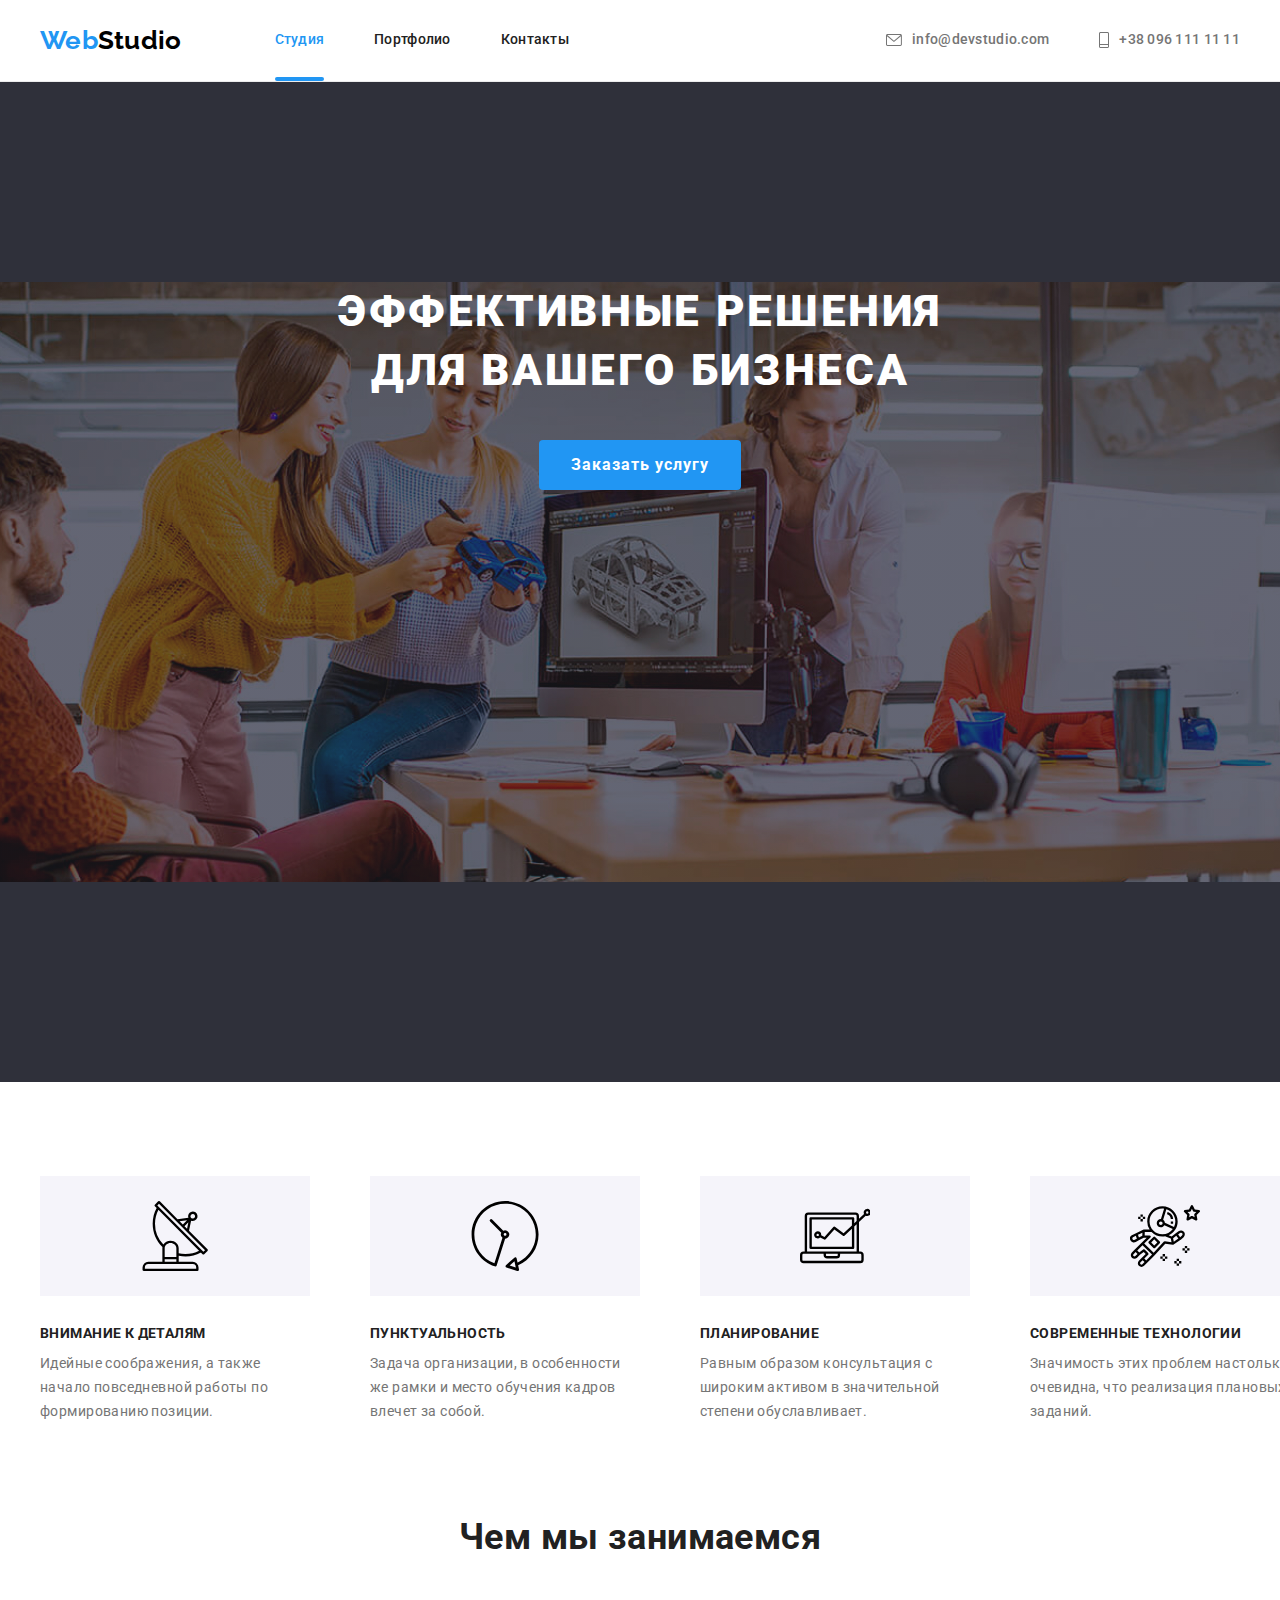
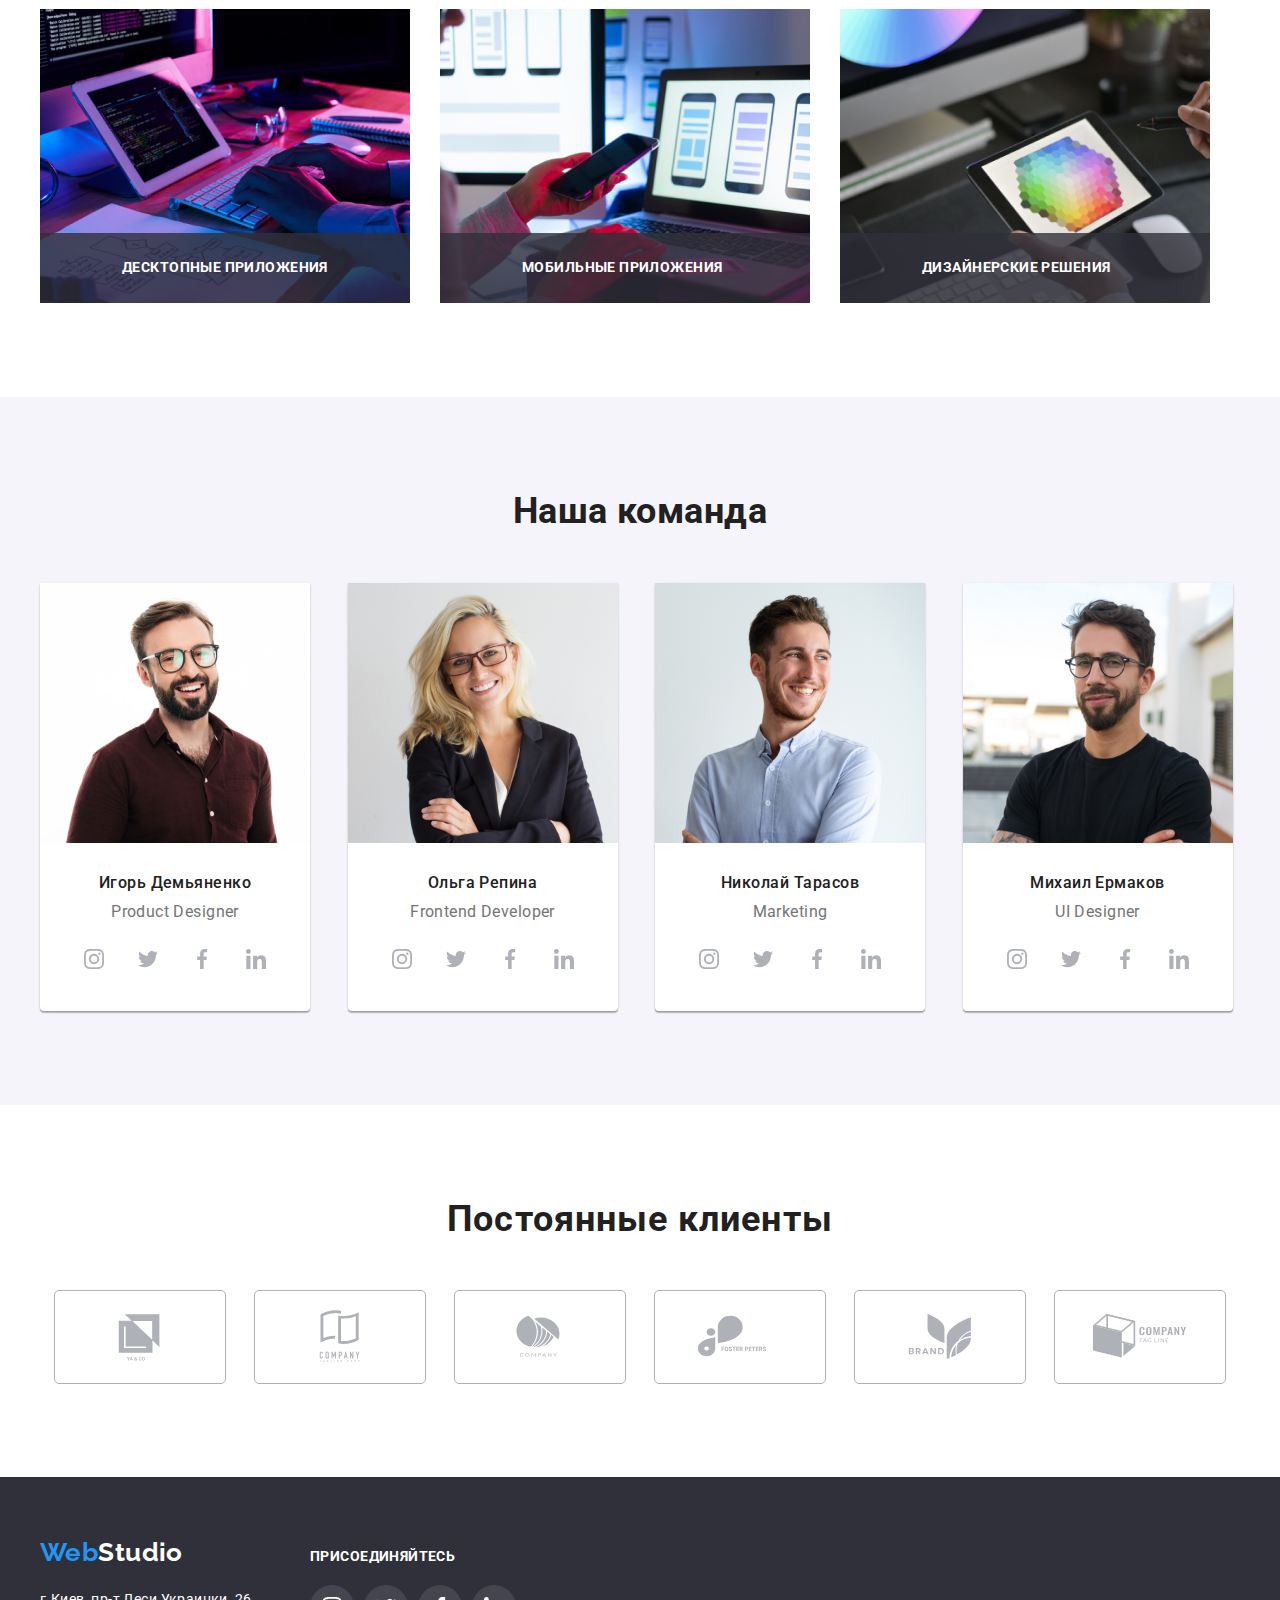
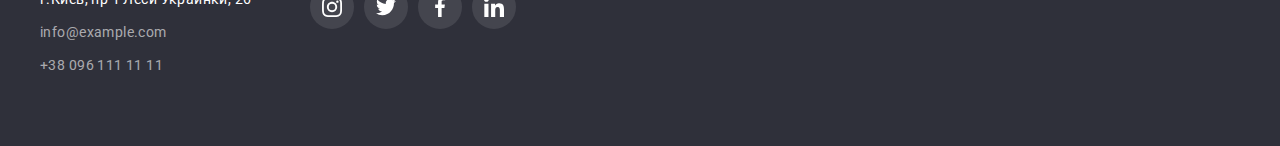
<file: index.html>
<!DOCTYPE html>
<html lang="ru">
  <head>
    <meta charset="UTF-8" />
    <meta http-equiv="X-UA-Compatible" content="IE=edge" />
    <meta name="viewport" content="width=device-width, initial-scale=1.0" />
    <title>Document</title>
    <link rel="preconnect" href="https://fonts.googleapis.com" />
    <link rel="preconnect" href="https://fonts.gstatic.com" crossorigin />
    <link
      href="https://fonts.googleapis.com/css2?family=Montserrat:ital,wght@0,400;1,700&family=Raleway:wght@700&family=Roboto:wght@400;500;700;900&display=swap"
      rel="stylesheet"
    />
    <link
      rel="stylesheet"
      href="https://cdnjs.cloudflare.com/ajax/libs/modern-normalize/1.1.0/modern-normalize.min.css"
      integrity="sha512-wpPYUAdjBVSE4KJnH1VR1HeZfpl1ub8YT/NKx4PuQ5NmX2tKuGu6U/JRp5y+Y8XG2tV+wKQpNHVUX03MfMFn9Q=="
      crossorigin="anonymous"
      referrerpolicy="no-referrer"
    />
    <link rel="stylesheet" href="./css/styles.css" />
  </head>
  <body>
    <!--Секція хедер-->
    <header class="header">
      <nav class="container main-nav">
        <a class="header-logo link" href="index.html" lang="ru">
          Web<span class="header-accent link">Studio</span></a
        >
        <ul class="site-nav list">
          <li class="item">
            <a class="header-link link current" href="index.html">Студия</a>
          </li>
          <li class="item">
            <a class="header-link link" href="portfolio.html">Портфолио</a>
          </li>
          <li class="item">
            <a
              class="header-link link"
              href="https://github.com/NataliBohat/goit-markup-hw-01."
              >Контакты</a
            >
          </li>
        </ul>
        <ul class="auth-nav list">
          <li class="item">
            <a class="header-contact link" href="mailto:info@devstudio.com">
              <svg class="header-contact-icon" width="16" height="12">
              <use href="./img/icons.svg#icon-envelope"></use>
            </svg>
            <span lang="en">info@devstudio.com</span></a>
          </li>
          <li class="item">
            <a class="header-contact link" href="tel:+38 096 111 11 11">
            <svg class="header-contact-icon tel" width="10" height="16">
              <use href="./img/icons.svg#icon-tel"></use>
            </svg>
            <span lang="en">+38 096 111 11 11</span>
            </a>
          </li>
        </ul>
      </nav>
    </header>
    <!--Герой-->
    <main>
      <!--Эффективные решения для вашего бизнеса-->
      <section class="hero">
        <div class="container container-hero">
          <h1 class="hero-title">Эффективные решения для вашего бизнеса</h1>
          <button class="hero-button" type="button" data-modal-open>Заказать услугу</button>
          <div class="backdrop is-hidden" data-modal>
            <div class="modal">
              <button class="button-close" data-modal-close>
                <svg width="11" height="11">
                  <use href="./img/symbol-defs.svg#icon-close"></use>
                </svg>
              </button>
            </div>
          </div>
        </div>
      </section>
      <!--Про нас-->
      <section class="section">
        <div class="container">
          <h2 hidden>Про нас</h2>
          <ul class="content-main list">
            <li class="content-item">
              <a class="content-media link"
                      href=""
                      target="_blank"
                      rel="noopeer noreferent"
                      aria-label="vector">
                      <svg class="content-media-icon" width="70" height="70">
                        <use href="./img/icons.svg#icon-vector"></use>
                      </svg>
                    </a>
              <h3 class="content-heading">Внимание к деталям</h3>
              <p class="content-title">
                Идейные соображения, а также начало повседневной работы по
                формированию позиции.
              </p>
            </li>
            <li class="content-item">
              <a class="content-media link"
              href=""
              target="_blank"
              rel="noopeer noreferent"
              aria-label="time">
              <svg class="content-media-icon" width="70" height="70">
                <use href="./img/icons.svg#icon-time"></use>
              </svg>
            </a>
              <h3 class="content-heading">Пунктуальность</h3>
              <p class="content-title">
                Задача организации, в особенности же рамки и место обучения
                кадров влечет за собой.
              </p>
            </li>
            <li class="content-item">
              <a class="content-media link"
              href=""
              target="_blank"
              rel="noopeer noreferent"
              aria-label="comp">
              <svg class="content-media-icon" width="70" height="70">
                <use href="./img/icons.svg#icon-comp"></use>
              </svg>
            </a>
              <h3 class="content-heading">Планирование</h3>
              <p class="content-title">
                Равным образом консультация с широким активом в значительной
                степени обуславливает.
              </p>
            </li>
            <li class="content-item">
              <a class="content-media link"
              href=""
              target="_blank"
              rel="noopeer noreferent"
              aria-label="astronavt">
              <svg class="content-media-icon" width="70" height="70">
                <use href="./img/icons.svg#icon-astronaut"></use>
              </svg>
            </a>
              <h3 class="content-heading">Современные технологии</h3>
              <p class="content-title">
                Значимость этих проблем настолько очевидна, что реализация
                плановых заданий.
              </p>
            </li>
          </ul>
        </div>
      </section>
      <!--Чем мы занимаемся-->
      <section class="main section">
        <div class="container">
          <h2 class="main-title">Чем мы занимаемся</h2>
          <ul class="title-item list">
            <div class="title-thumb">
                <li class="title-img">
                 <img
                src="./img/image/img-1.jpg"
                alt="рабочий стол программиста"
                width="370"/>
              </li>
              <div class="main-action">
                <p>Десктопные приложения</p>
              </div>
              </div>
              <div class="title-thumb"> 
                <li class="title-img">
                <img
                  src="./img/image/img-2.jpg"
                  alt="макет телефона"
                  width="370"
                />
              </li>
              <div class="main-action">
                <p>Мобильные приложения</p>
              </div>
            </div>
            <div class="title-thumb">
              <li class="title-img">
              <img
                src="./img/image/img-3.jpg"
                alt="работа программиста"
                width="370"
              />
             </li>
              <div class="main-action">
                <p>Дизайнерские решения</p>
              </div>
            </div>
          </ul>
        </div>
      </section>
      <!--Наша команда-->
      <section class="user section">
        <div class="container">
          <h2 class="main-title">Наша команда</h2>
          <ul class="user-item list">
            <li class="user-list-itm">
              <img
                src="./img/image/igor.jpg"
                alt="Игорь Демьяненко"
                width="270"
              />
              <div class="main-user">
                <h3 class="user-title">Игорь Демьяненко</h3>
                <p class="uppertitle">Product Designer</p>
                <ul class="social-media list">
                  <li class="social-media-item">
                    <a
                      class="social-media-link link"
                      href=""
                      target="_blank"
                      rel="noopeer noreferent"
                      aria-label="instagram">
                      <svg class="social-media-icon" width="20" height="20">
                        <use href="./img/icons.svg#icon-instagram"></use>
                      </svg>
                    </a>
                  </li>
                  <li class="social-media-item">
                    <a
                      class="social-media-link link"
                      href=""
                      target="_blank"
                      rel="noopeer noreferent"
                      aria-label="twitter">
                      <svg class="social-media-icon"width="20" height="20">
                        <use href="./img/icons.svg#icon-twitter"></use>
                      </svg>
                    </a>
                  </li>
                  <li class="social-media-item">
                    <a
                      class="social-media-link link"
                      href=""
                      target="_blank"
                      rel="noopeer noreferent"
                      aria-label="facebook">
                      <svg class="social-media-icon" width="20" height="20">
                        <use href="./img/icons.svg#icon-facebook"></use>
                      </svg>
                    </a>
                  </li>
                  <li class="social-media-item">
                    <a
                      class="social-media-link link"
                      href=""
                      target="_blank"
                      rel="noopeer noreferent"
                      aria-label="linkedin">
                      <svg class="social-media-icon" width="20" height="20">
                        <use href="./img/icons.svg#icon-linkedin"></use>
                      </svg>
                    </a>
                  </li>
                </ul>
              </div>
            </li>
            <li class="user-list-itm">
              <img src="./img/image/olga.jpg" alt="Ольга Репина" width="270" />
              <div class="main-user">
                <h3 class="user-title">Ольга Репина</h3>
                <p class="uppertitle">Frontend Developer</p>
                <ul class="social-media list">
                  <li class="social-media-item">
                    <a
                      class="social-media-link link"
                      href=""
                      target="_blank"
                      rel="noopeer noreferent"
                      aria-label="instagram">
                      <svg class="social-media-icon" width="20" height="20">
                        <use href="./img/icons.svg#icon-instagram"></use>
                      </svg>
                    </a>
                  </li>
                  <li class="social-media-item">
                    <a
                      class="social-media-link link"
                      href=""
                      target="_blank"
                      rel="noopeer noreferent"
                      aria-label="twitter">
                      <svg class="social-media-icon"width="20" height="20">
                        <use href="./img/icons.svg#icon-twitter"></use>
                      </svg>
                    </a>
                  </li>
                  <li class="social-media-item">
                    <a
                      class="social-media-link link"
                      href=""
                      target="_blank"
                      rel="noopeer noreferent"
                      aria-label="facebook">
                      <svg class="social-media-icon" width="20" height="20">
                        <use href="./img/icons.svg#icon-facebook"></use>
                      </svg>
                    </a>
                  </li>
                  <li class="social-media-item">
                    <a
                      class="social-media-link link"
                      href=""
                      target="_blank"
                      rel="noopeer noreferent"
                      aria-label="linkedin">
                      <svg class="social-media-icon" width="20" height="20">
                        <use href="./img/icons.svg#icon-linkedin"></use>
                      </svg>
                    </a>
                  </li>
                </ul>
              </div>
            </li>
            <li class="user-list-itm">
              <img
                src="./img/image/nicolai.jpg"
                alt="Николай Тарасов"
                width="270"
              />
              <div class="main-user">
                <h3 class="user-title">Николай Тарасов</h3>
                <p class="uppertitle">Marketing</p>
                <ul class="social-media list">
                  <li class="social-media-item">
                    <a
                      class="social-media-link link"
                      href=""
                      target="_blank"
                      rel="noopeer noreferent"
                      aria-label="instagram">
                      <svg class="social-media-icon" width="20" height="20">
                        <use href="./img/icons.svg#icon-instagram"></use>
                      </svg>
                    </a>
                  </li>
                  <li class="social-media-item">
                    <a
                      class="social-media-link link"
                      href=""
                      target="_blank"
                      rel="noopeer noreferent"
                      aria-lebel="twitter">
                      <svg class="social-media-icon"width="20" height="20">
                        <use href="./img/icons.svg#icon-twitter"></use>
                      </svg>
                    </a>
                  </li>
                  <li class="social-media-item">
                    <a
                      class="social-media-link link"
                      href=""
                      target="_blank"
                      rel="noopeer noreferent"
                      aria-label="facebook">
                      <svg class="social-media-icon" width="20" height="20">
                        <use href="./img/icons.svg#icon-facebook"></use>
                      </svg>
                    </a>
                  </li>
                  <li class="social-media-item">
                    <a
                      class="social-media-link link"
                      href=""
                      target="_blank"
                      rel="noopeer noreferent"
                      aria-label="linkedin">
                      <svg class="social-media-icon" width="20" height="20">
                        <use href="./img/icons.svg#icon-linkedin"></use>
                      </svg>
                    </a>
                  </li>
                </ul>
              </div>
            </li>
            <li class="user-list-itm">
              <img
                src="./img/image/mihail.jpg"
                alt="Михаил Ермаков"
                width="270"
              />
              <div class="main-user">
                <h3 class="user-title">Михаил Ермаков</h3>
                <p class="uppertitle">UI Designer</p>
                <ul class="social-media list">
                  <li class="social-media-item">
                    <a
                      class="social-media-link link"
                      href=""
                      target="_blank"
                      rel="noopeer noreferent"
                      aria-label="instagram">
                      <svg class="social-media-icon" width="20" height="20">
                        <use href="./img/icons.svg#icon-instagram"></use>
                      </svg>
                    </a>
                  </li>
                  <li class="social-media-item">
                    <a
                      class="social-media-link link"
                      href=""
                      target="_blank"
                      rel="noopeer noreferent"
                      aria-label="twitter">
                      <svg class="social-media-icon"width="20" height="20">
                        <use href="./img/icons.svg#icon-twitter"></use>
                      </svg>
                    </a>
                  </li>
                  <li class="social-media-item">
                    <a
                      class="social-media-link link"
                      href=""
                      target="_blank"
                      rel="noopeer noreferent"
                      aria-label="facebook">
                      <svg class="social-media-icon" width="20" height="20">
                        <use href="./img/icons.svg#icon-facebook"></use>
                      </svg>
                    </a>
                  </li>
                  <li class="social-media-item">
                    <a
                      class="social-media-link link"
                      href=""
                      target="_blank"
                      rel="noopeer noreferent"
                      aria-label="linkedin">
                      <svg class="social-media-icon" width="20" height="20">
                        <use href="./img/icons.svg#icon-linkedin"></use>
                      </svg>
                    </a>
                  </li>
                </ul>
              </div>
            </li>
          </ul>
        </div>
      </section>
      <!--Клиенты-->
      <section class="section">
        <div class="container">
          <h2 class="client-title">Постоянные клиенты</h2>
          <ul class="client-main list">
            <li class="client-item">
              <a class="client-media link"
                      href=""
                      target="_blank"
                      rel="noopeer noreferent"
                      aria-label="logo-1">
                      <svg class="client-media-icon" width="106" height="60">
                        <use href="./img/icons.svg#icon-logo1"></use>
                      </svg>
                    </a>
            </li>
            <li class="client-item">
              <a class="client-media link"
                      href=""
                      target="_blank"
                      rel="noopeer noreferent"
                      aria-label="logo-2">
                      <svg class="client-media-icon" width="106" height="60">
                        <use href="./img/icons.svg#icon-logo2"></use>
                      </svg>
                    </a>
            </li>
            <li class="client-item">
              <a class="client-media link"
                      href=""
                      target="_blank"
                      rel="noopeer noreferent"
                      aria-label="logo-3">
                      <svg class="client-media-icon" width="106" height="60">
                        <use href="./img/icons.svg#icon-logo3"></use>
                      </svg>
                    </a>
            </li>
            <li class="client-item">
              <a class="client-media link"
                      href=""
                      target="_blank"
                      rel="noopeer noreferent"
                      aria-label="logo-4">
                      <svg class="client-media-icon" width="106" height="60">
                        <use href="./img/icons.svg#icon-logo4"></use>
                      </svg>
                    </a>
            </li>
            <li class="client-item">
              <a class="client-media link"
                      href=""
                      target="_blank"
                      rel="noopeer noreferent"
                      aria-label="logo-5">
                      <svg class="client-media-icon" width="106" height="60">
                        <use href="./img/icons.svg#icon-logo5"></use>
                      </svg>
                    </a>
            </li>
            <li class="client-item">
              <a class="client-media link"
                      href=""
                      target="_blank"
                      rel="noopeer noreferent"
                      aria-label="logo-6">
                      <svg class="client-media-icon" width="106" height="60">
                        <use href="./img/icons.svg#icon-logo6"></use>
                      </svg>
                    </a>
            </li>
          </ul>
        </div>
      </section>
    </main>
    <!--Footer-->
    <footer class="footer">
      <div class="container footer-container"> 
        <div class="footer-container-logo">
          <a
          class="header-logo link"
          href="https://github.com/NataliBohat/goit-markup-hw-01."
          lang="ru"
          >Web<span class="footer-accen link">Studio</span></a>
        <address>
          <ul class="footer-item">
            <li class="footer-list list">
              <a
                class="footer-nav link"
                href="https://goo.gl/maps/piqngm7oDQpEDh6u6"
                target="_blank"
                rel="noopener noreferrer"
                >г.Киев, пр-т Леси Украинки, 26</a>
            </li>
            <li class="footer-list list">
              <a class="footer-contact link" href="mailto:info@devstudio.com"
                >info@example.com</a>
            </li>
            <li class="footer-list list">
              <a class="footer-contact link" href="tel:+38 096 111 11 11"
                >+38 096 111 11 11</a>
            </li>
          </ul>
        </address>
      </div>
        <div class="footer-container-logo">
         <span class="footer-title"><strong>присоединяйтесь</strong></span>
            <ul class="footer-main list">
              <li class="footer-main-item">
                <a class="footer-media link"
                        href=""
                        target="_blank"
                        rel="noopeer noreferent"
                        aria-label="instagram">
                        <svg class="footert-media-icon" width="20" height="20">
                          <use href="./img/icons.svg#icon-instagram"></use>
                        </svg>
                      </a>
              </li>
              <li class="footer-main-item">
                <a class="footer-media link"
                        href=""
                        target="_blank"
                        rel="noopeer noreferent"
                        aria-label="twitter">
                        <svg class="footert-media-icon" width="20" height="20">
                          <use href="./img/icons.svg#icon-twitter"></use>
                        </svg>
                      </a>
              </li>
              <li class="footer-main-item">
                <a class="footer-media link"
                        href=""
                        target="_blank"
                        rel="noopeer noreferent"
                        aria-label="facebook">
                        <svg class="footert-media-icon" width="20" height="20">
                          <use href="./img/icons.svg#icon-facebook"></use>
                        </svg>
                      </a>
              </li>
              <li class="footer-main-item">
                <a class="footer-media link"
                        href=""
                        target="_blank"
                        rel="noopeer noreferent"
                        aria-label="linkedin">
                        <svg class="footert-media-icon" width="20" height="20">
                          <use href="./img/icons.svg#icon-linkedin"></use>
                        </svg>
                      </a>
              </li>
            </ul>
          </div>
      </div>
    </footer>
    <script src="./js/modal.js"></script>
  </body>
</html>
</file>
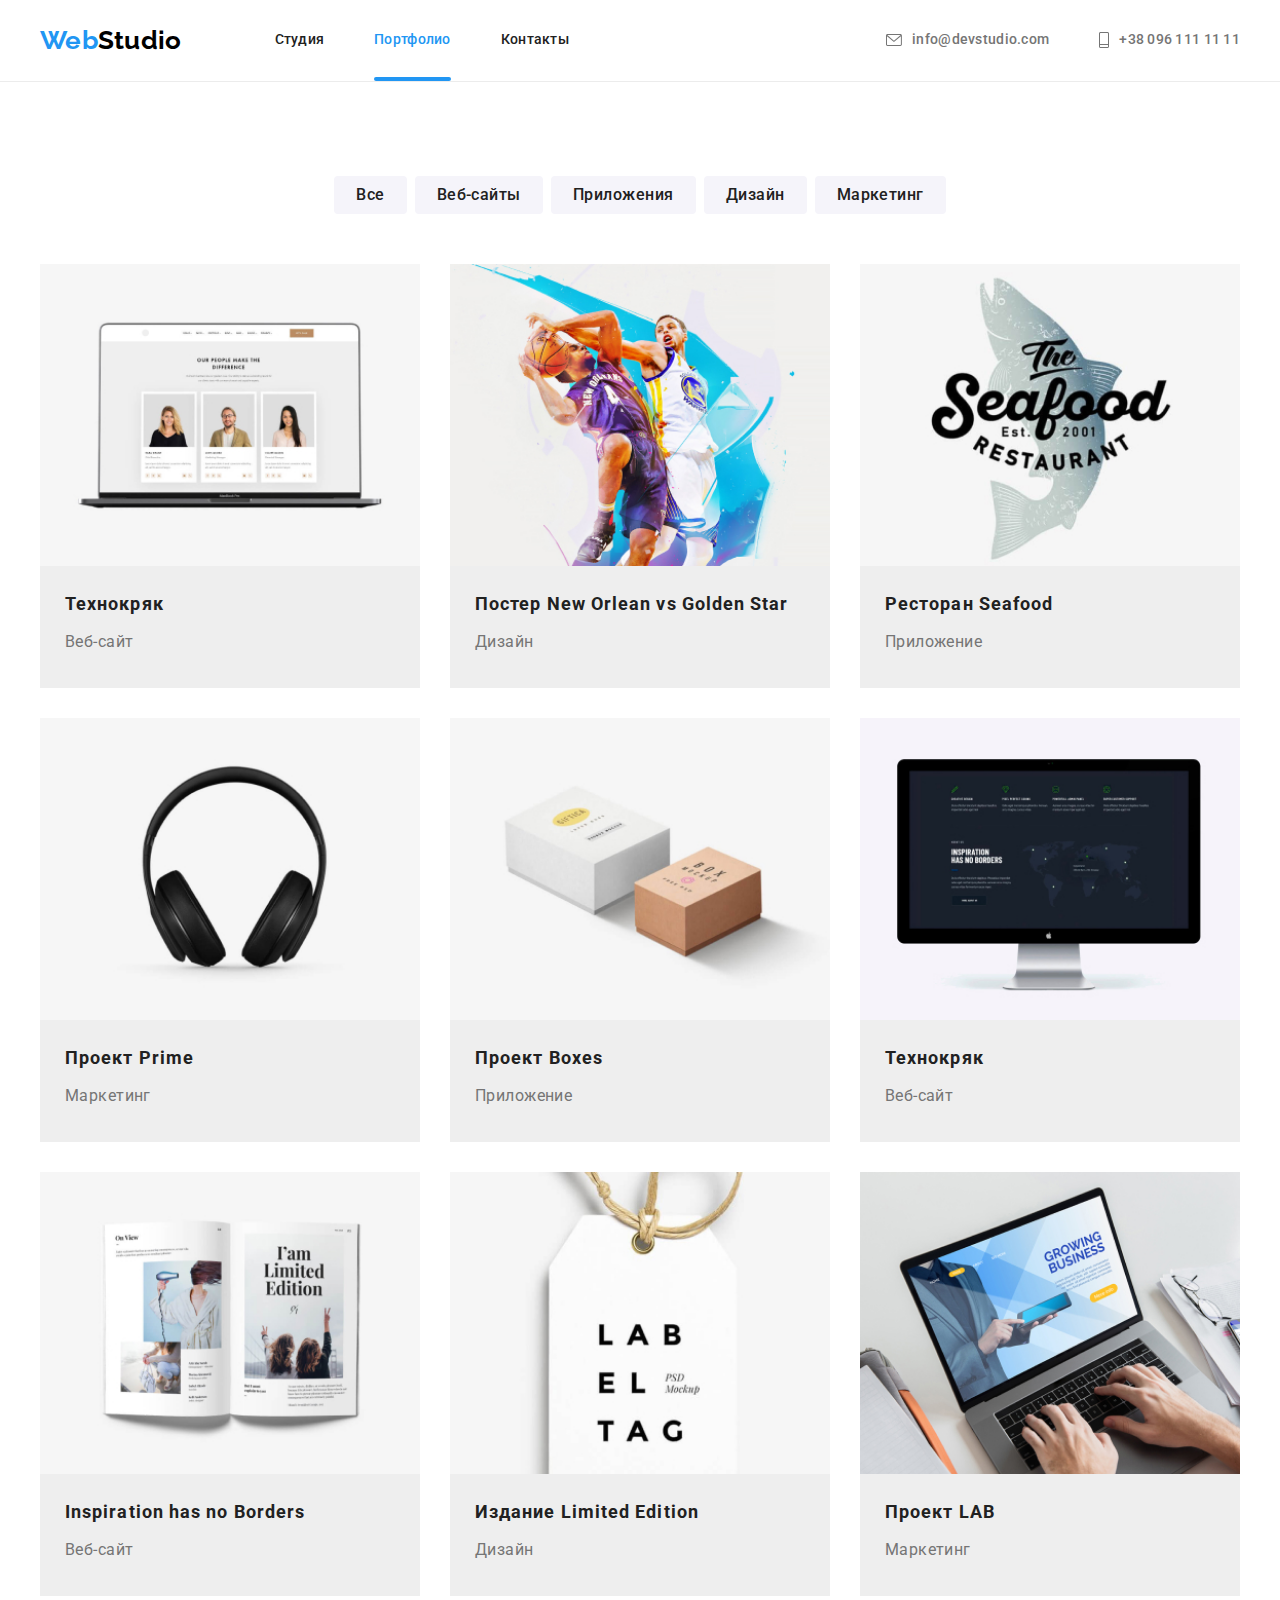
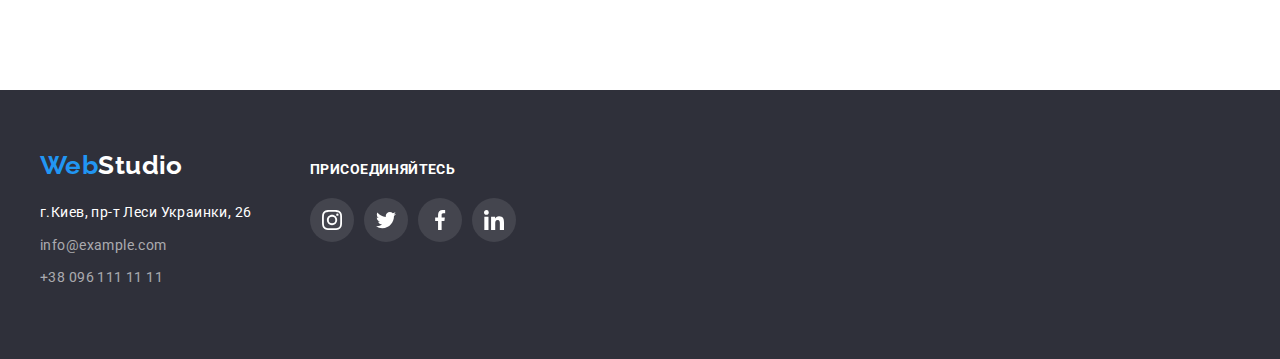
<file: portfolio.html>
<!DOCTYPE html>
<html lang="ru">
  <head>
    <meta charset="UTF-8" />
    <meta http-equiv="X-UA-Compatible" content="IE=edge" />
    <meta name="viewport" content="width=device-width, initial-scale=1.0" />
    <title>Document</title>
    <link rel="preconnect" href="https://fonts.googleapis.com" />
    <link rel="preconnect" href="https://fonts.gstatic.com" crossorigin />
    <link
      href="https://fonts.googleapis.com/css2?family=Montserrat:ital,wght@0,400;1,700&family=Raleway:wght@700&family=Roboto:wght@400;500;700;900&display=swap"
      rel="stylesheet"
    />
    <link rel="stylesheet" href="./css/styles.css" />
  </head>
  <body>
    <!--Секція хедер-->
    <header class="header">
      <nav class="container main-nav">
        <a class="header-logo link" href="index.html" lang="ru">
          Web<span class="header-accent link">Studio</span></a
        >
        <ul class="site-nav list">
          <li class="item">
            <a class="header-link link" href="index.html">Студия</a>
          </li>
          <li class="item">
            <a class="header-link link current" href="portfolio.html"
              >Портфолио</a
            >
          </li>
          <li class="item">
            <a
              class="header-link link"
              href="https://github.com/NataliBohat/goit-markup-hw-01."
              >Контакты</a
            >
          </li>
        </ul>
        <ul class="auth-nav list">
          <li class="item">
            <a class="header-contact link" href="mailto:info@devstudio.com">
              <svg class="header-contact-icon" width="16" height="12">
                <use href="./img/icons.svg#icon-envelope"></use>
              </svg>
              <span lang="en">info@devstudio.com</span></a
            >
          </li>
          <li class="item">
            <a class="header-contact link" href="tel:+38 096 111 11 11">
              <svg class="header-contact-icon" width="10" height="16">
                <use href="./img/icons.svg#icon-tel"></use>
              </svg>
              <span lang="en">+38 096 111 11 11</span>
            </a>
          </li>
        </ul>
      </nav>
    </header>
    <main>
      <section class="section">
        <div class="container">
          <h1 hidden>Основна</h1>
          <!-- Rectangle-->
          <ul class="button-item list">
            <li class="button-hero">
              <button type="button" class="button link">Все</button>
            </li>
            <li class="button-hero">
              <button type="button" class="button link">Веб-сайты</button>
            </li>
            <li class="button-hero">
              <button type="button" class="button link">Приложения</button>
            </li>
            <li class="button-hero">
              <button type="button" class="button link">Дизайн</button>
            </li>
            <li class="button-hero">
              <button type="button" class="button link">Маркетинг</button>
            </li>
          </ul>
          <!--img-->
          <ul class="feature-list list">
            <li class="flex-element link">
              <a class="feature-img">
                <div class="feature-overlay">
                  <img
                  src="./img/portfolio img/teh.jpg"
                  alt="tehno"
                  width="370"
                />
                <div class="feature-tim">
                  <p class="feature-upertitle">
                  Ресурс предлагает комплексные предложения с разным уровнем
                  функционала и сервисов. Все это позволит посетителю получить
                  исчерпывающие сведения о компании или частном лице.
                </p>
              </div>
            </div>
                <div class="feature-title">
                  <h2 class="title">Технокряк</h2>
                  <p class="uppertitle">Веб-сайт</p>
                </div>
              </a>
            </li>
            <li class="flex-element">
              <a class="feature-img  link">
                <div class="feature-overlay">
                  <img
                    src="./img/portfolio img/poster.jpg"
                    alt="poster"
                    width="370"
                  />
                  <div class="feature-tim">
                    <p class="feature-upertitle">
                      Ресурс предлагает комплексные предложения с разным уровнем
                      функционала и сервисов. Все это позволит посетителю получить
                      исчерпывающие сведения о компании или частном лице.
                    </p>
                  </div>
                </div>
                <div class="feature-title">
                  <h2 class="title">Постер New Orlean vs Golden Star</h2>
                  <p class="uppertitle">Дизайн</p>
                </div>
              </a>
            </li>
            <li class="flex-element">
              <a class="feature-img link">
                <div class="feature-overlay">
                  <img
                  src="./img/portfolio img/seafood.jpg"
                  alt="seafood"
                  width="370"
                />
                <div class="feature-tim">
                  <p class="feature-upertitle">
                    Ресурс предлагает комплексные предложения с разным уровнем
                    функционала и сервисов. Все это позволит посетителю получить
                    исчерпывающие сведения о компании или частном лице.
                  </p>
                </div>
              </div>
                <div class="feature-title">
                  <h2 class="title">Ресторан Seafood</h2>
                  <p class="uppertitle">Приложение</p>
                </div>
              </a>
            </li>
            <li class="flex-element">
              <a class="feature-img link">
                <div class="feature-overlay">
                  <img
                  src="./img/portfolio img/prime.jpg"
                  alt="prime"
                  width="370"
                />
                <div class="feature-tim">
                  <p class="feature-upertitle">
                    Ресурс предлагает комплексные предложения с разным уровнем
                    функционала и сервисов. Все это позволит посетителю получить
                    исчерпывающие сведения о компании или частном лице.
                  </p>
                </div>
              </div>
                <div class="feature-title">
                  <h2 class="title">Проект Prime</h2>
                  <p class="uppertitle">Маркетинг</p>
                </div>
              </a>
            </li>
            <li class="flex-element">
              <a class="feature-img link">
                <div class="feature-overlay">
                  <img
                  src="./img/portfolio img/boxes.jpg"
                  alt="boxes"
                  width="370"
                />
                <div class="feature-tim">
                  <p class="feature-upertitle">
                    Ресурс предлагает комплексные предложения с разным уровнем
                    функционала и сервисов. Все это позволит посетителю получить
                    исчерпывающие сведения о компании или частном лице.
                  </p>
                </div>
              </div>
               <div class="feature-title">
                  <h2 class="title">Проект Boxes</h2>
                  <p class="uppertitle">Приложение</p>
                </div>
              </a>
            </li>
            <li class="flex-element">
              <a class="feature-img link">
                <div class="feature-overlay">
                  <img
                  src="./img/portfolio img/borders.jpg"
                  alt="tehno"
                  width="370"
                />
                <div class="feature-tim">
                  <p class="feature-upertitle">
                    Ресурс предлагает комплексные предложения с разным уровнем
                    функционала и сервисов. Все это позволит посетителю получить
                    исчерпывающие сведения о компании или частном лице.
                  </p>
                </div>
              </div>
                <div class="feature-title">
                  <h2 class="title">Технокряк</h2>
                  <p class="uppertitle">Веб-сайт</p>
                </div>
              </a>
            </li>
            <li class="flex-element">
              <a class="feature-img link">
                <div class="feature-overlay">
                  <img
                  src="./img/portfolio img/edition.jpg"
                  alt="borders"
                  width="370"
                />
                <div class="feature-tim">
                  <p class="feature-upertitle">
                    Ресурс предлагает комплексные предложения с разным уровнем
                    функционала и сервисов. Все это позволит посетителю получить
                    исчерпывающие сведения о компании или частном лице.
                  </p>
                </div>
              </div>
                <div class="feature-title">
                  <h2 class="title">Inspiration has no Borders</h2>
                  <p class="uppertitle">Веб-сайт</p>
                </div>
              </a>
            </li>
            <li class="flex-element">
              <a class="feature-img link">
                <div class="feature-overlay">
                  <img
                  src="./img/portfolio img/lab.jpg"
                  alt="edition"
                  width="370"
                />
                <div class="feature-tim">
                  <p class="feature-upertitle">
                    Ресурс предлагает комплексные предложения с разным уровнем
                    функционала и сервисов. Все это позволит посетителю получить
                    исчерпывающие сведения о компании или частном лице.
                  </p>
                </div>
              </div>
                <div class="feature-title">
                  <h2 class="title">Издание Limited Edition</h2>
                  <p class="uppertitle">Дизайн</p>
                </div>
              </a>
            </li>
            <li class="flex-element">
              <a class="feature-img link">
                <div class="feature-overlay"> 
                  <img
                  src="./img/portfolio img/busines.jpg"
                  alt="lab"
                  width="370"
                />
                <div class="feature-tim">
                  <p class="feature-upertitle">
                    Ресурс предлагает комплексные предложения с разным уровнем
                    функционала и сервисов. Все это позволит посетителю получить
                    исчерпывающие сведения о компании или частном лице.
                  </p>
                </div>
              </div>
                <div class="feature-title">
                  <h2 class="title">Проект LAB</h2>
                  <p class="uppertitle">Маркетинг</p>
                </div>
              </a>
            </li>
          </ul>
        </div>
      </section>
    </main>
    <footer class="footer">
      <div class="container footer-container">
        <div class="footer-container-logo">
          <a
            class="header-logo link"
            href="https://github.com/NataliBohat/goit-markup-hw-01."
            lang="ru"
            >Web<span class="footer-accen link">Studio</span></a
          >
          <address>
            <ul class="footer-item">
              <li class="footer-list list">
                <a
                  class="footer-nav link"
                  href="https://goo.gl/maps/piqngm7oDQpEDh6u6"
                  target="_blank"
                  rel="noopener noreferrer"
                  >г.Киев, пр-т Леси Украинки, 26</a
                >
              </li>
              <li class="footer-list list">
                <a class="footer-contact link" href="mailto:info@devstudio.com"
                  >info@example.com</a
                >
              </li>
              <li class="footer-list list">
                <a class="footer-contact link" href="tel:+38 096 111 11 11"
                  >+38 096 111 11 11</a
                >
              </li>
            </ul>
          </address>
        </div>
        <div class="footer-container-logo">
          <span class="footer-title"><strong>присоединяйтесь</strong></span>
          <ul class="footer-main list">
            <li class="footer-main-item">
              <a
                class="footer-media link"
                href=""
                target="_blank"
                rel="noopeer noreferent"
                aria-label="instagram"
              >
                <svg class="footert-media-icon" width="20" height="20">
                  <use href="./img/icons.svg#icon-instagram"></use>
                </svg>
              </a>
            </li>
            <li class="footer-main-item">
              <a
                class="footer-media link"
                href=""
                target="_blank"
                rel="noopeer noreferent"
                aria-label="twitter"
              >
                <svg class="footert-media-icon" width="20" height="20">
                  <use href="./img/icons.svg#icon-twitter"></use>
                </svg>
              </a>
            </li>
            <li class="footer-main-item">
              <a
                class="footer-media link"
                href=""
                target="_blank"
                rel="noopeer noreferent"
                aria-label="facebook"
              >
                <svg class="footert-media-icon" width="20" height="20">
                  <use href="./img/icons.svg#icon-facebook"></use>
                </svg>
              </a>
            </li>
            <li class="footer-main-item">
              <a
                class="footer-media link"
                href=""
                target="_blank"
                rel="noopeer noreferent"
                aria-label="linkedin"
              >
                <svg class="footert-media-icon" width="20" height="20">
                  <use href="./img/icons.svg#icon-linkedin"></use>
                </svg>
              </a>
            </li>
          </ul>
        </div>
      </div>
    </footer>
  </body>
</html>
</file>
<file: css/styles.css>
:root {
  --primary-text-color: #212121;
  --secondary-text-color: #757575;
  --acsent-text-color: #2196f3;
  --slogan-text-color: #ffffff;
  --page-color: #2f303a;
  --aside-text-color: #e5e5e5;
  --box-color: #f5f4fa;
  --subtitle-text-color: #000000;
  --contact-text-color: rgba(255, 255, 255, 0.6);
  --title-hover-color: #188CE8;
  --fetcher-title-color: #EEEEEE;
  --header-border-colors: #ECECEC;
  --client-title-colors: #AFB1B8;
}

body {
  margin: 0;
  font-family: Roboto, sans-serif;
  font-size: 14px;
  color: var(--primary-text-color);
  letter-spacing: 0.03em;
}
h1,
h2,
h3,
p,
ul{
  margin: 0;
  padding: 0;
}
img {
  display: block;
  width: 100%;
  height: auto;
}
.list {
  padding: 0;
  margin: 0;
  list-style: none;
}
.container{
  width: 1200px;
  padding-left: 15px;
  padding-right:  15px;
  margin-left: auto;
  margin-right: auto;
}
.section{
  padding-top: 94px;
  padding-bottom: 94px;
}
.main-nav{
  display: flex;
  align-items: center;
}
.link {
  text-decoration: none;
}

/*Секція хедер*/
.header {
min-height: 81px;
font-weight: 500;
line-height: 1.14;
letter-spacing: 0.02em;

border-bottom: 1px solid var(--header-border-colors);
}

.header-logo {
  font-family: "Raleway", sans-serif;
  font-weight: 700;
  font-size: 26px;
  line-height: 1.19;

  color: var(--acsent-text-color);
}

.header-accent {
  color: var(--subtitle-text-color);
}

.site-nav{
display: flex;
margin-left: 93px;
}
.site-nav .item + .item{
  margin-left: 50px;
}

.header-link{
  display: block;
  position: relative;

  padding-top: 32px;
  padding-bottom: 32px;
  font-weight: 500;
  font-size: 14px;

  line-height: 1.14;
  letter-spacing: 0.02em;
  color: var(--primary-text-color);

  transition: background-color 250ms cubic-bezier(0.4, 0, 0.2, 1),
}

.header-link:hover,
.header-link:focus {
  color: var(--acsent-text-color);
}

.current::after {
  content: "";
  position: absolute;
  display: block;

  width: 100%;
  height: 4px;
  bottom: -1px;

  border-radius: 2px;
  background-color: var(--acsent-text-color);
}
 .current {
  color: var(--acsent-text-color);
} 

.auth-nav{
  display: flex;
  margin-left: auto;
}
.auth-nav .item + .item{
  margin-left: 50px;
}
.item:hover,
.item:focus{
color: var(--acsent-text-color);
}

.header-contact {
  display: flex;

  align-items: center;
  color: var(--secondary-text-color);
  
  transition: background-color 250ms cubic-bezier(0.4, 0, 0.2, 1),
}
.header-contact:hover,
.header-contact:focus {
  color: currentColor;
}

/*icon*/

.header-contact-icon{
  display: inline-block;
  margin-right: 10px;
  background-size: contain;
  fill: currentColor; 
}
.header-contact-icon:hover,
.header-contact-icon:focus{
  fill: currentColor;
} 

/* герой*/

.hero {
max-width: 1600px;
height: 600px;
margin-left: auto;
margin-right: auto;
padding: 200px 0;

background-image:linear-gradient(rgba(47, 48, 58, 0.4), rgba(47, 48, 58, 0.4)),
 url(../img/icon/Img.jpg);
background-repeat: no-repeat;
background-position: center;
background-size: auto auto;
background-color: var(--page-color);
}

.container-hero{
margin-left: auto;
margin-right: auto;
width: 700px;
text-align: center;
}
.hero-title {
margin-bottom: 40px;
text-transform: uppercase;

font-weight: 900;
font-size: 44px;
line-height: 1.34;
letter-spacing: 0.06em;
color: var(--slogan-text-color);
}

.hero-button {
padding: 10px 32px;
border: none;
border-radius: 4px;

font-family: "Roboto";
font-weight: 700;
font-size: 16px;
line-height: 1.9;
letter-spacing: 0.06em;

text-decoration: none;
text-align: center;
cursor: pointer;

color: var(--slogan-text-color);
background-color: var(--acsent-text-color);
}

.hero-button:hover,
.hero-button:focus {
background-color: var(--title-hover-color);
}


/*модальне вікно*/
.backdrop{
  position: fixed;
  top:0;
  left:0;
  z-index: 1;

  width: 100%;
  height: 100%;
  background-color: rgba(0, 0, 0, 0.2);

  opacity: 1;
  transition: opacity 250ms cubic-bezier(0.4, 0, 0.2, 1);
}
.backdrop.is-hidden{
  opacity: 0;
  pointer-events: none;
}
.backdrop.is-hidden .modal{
  transform: translate(-50%, -50%) scale(0.9);
}
.modal{
  position: absolute;
  top: 50%;
  left: 50%;

  min-height: 581px;
  min-width: 528px;

  transform: translate(-50%, -50%) scale(1);
  transition: transform 250ms cubic-bezier(0.4, 0, 0.2, 1);

  background-color: var(--slogan-text-color);
}
.button-close{
  position: absolute;
  right: 8px;
  top: 8px;

  display: flex;
  align-items: center;
  justify-content: center;
  width: 30px;
  height: 30px;

  border-radius: 50%;
  border: 1px solid rgba(0, 0, 0, 0.1);

  background-color: var(--slogan-text-color);
}

/*Секція про нас*/

.content-main{
  display: flex;
  align-items: center;
}

.content-main .content-item{
  width: 270px;
}

.content-main .content-item + .content-item{
 margin-left: 30px;
}

.content-heading {
  margin-top: 0;
  margin-bottom: 0;

  font-weight: 700;
  font-size: 14px;
  line-height: 1.14;
  letter-spacing: 0.03em;
  text-transform: uppercase;

  color: var(--primary-text-color);
}

.content-title {
  margin-top: 10px;
  line-height: 1.7;
  color: var(--secondary-text-color);
}

/*icon*/

.content-media{
  display: flex;
  width: 270px;
  height: 120px;
  margin-bottom: 30px;

  align-items: center;
  justify-content: center;
  background-size: contain;

  color: var(--primary-text-color);
  background-color: var(--box-color);
}
.content-item:not(:last-child){
  margin-right: 30px;
}

 /*Чем мы занимаемся*/

 .main {
  padding-top: 0;
  }

.main-title {
  margin-bottom: 50px;
  font-weight: 700;
  font-size: 36px;
  line-height: 1.16;
  text-align: center;

  color: var(--primary-text-color);
}
.title-item{
  display: flex;
  align-items: center;
}

.title-thumb{
  position: relative;
}
.title-thumb::before{
display: inline-block;
position: absolute;
content: "";

width: 370px;
height: 70px;
bottom: 0;
left: 0;

background-color: rgba(47, 48, 58, 0.8);
opacity: 1;
}

.title-item .title-thumb + .title-thumb{
  margin-left: 30px
}
.title-img{
  width: 370px;
  margin-right:auto;
}

.main-action{
  position: absolute;
  bottom: 27px;
  left: 82px;;
  display: flex;

 font-weight: 700;
 font-size: 14px;
 line-height: 1.14;
 text-align: center;
 letter-spacing: 0.03em;
 text-transform: uppercase;

 color: var(--slogan-text-color);
}

/*Наша команда*/

.user {
  background: var(--box-color);
}
.user-item{
  display: flex;
  align-items: center;
}
.user-item .user-list-itm + .user-list-itm{
  margin-left: 30px;
}
.user-list-itm {
  text-align: center;
  width: 270px;
  margin-right: auto;

  background: var(--slogan-text-color);
  box-shadow: 0px 1px 3px rgba(0, 0, 0, 0.12), 0px 1px 1px rgba(0, 0, 0, 0.14), 0px 2px 1px rgba(0, 0, 0, 0.2);
  border-radius: 0px 0px 4px 4px;
}
.main-user{
  padding-top: 30px;
  padding-bottom: 30px;
}
.user-title {
  font-style: normal;
  font-weight: 500;
  font-size: 16px;
  line-height: 1.2;
  letter-spacing: 0.03em;

  color: var(--primary-text-color);
}

.uppertitle {
  margin-top: 10px;
  margin-bottom: 16px;
  font-size: 16px;
  line-height: 1.2;

  color: var(--secondary-text-color);
}

/* оформлення іконок */

.social-media{
  display: flex;
  justify-content: center;
}
.social-media-item:not(:last-child){
  margin-right: 10px;
}
.social-media-link{
  display: flex;
  align-items: center;
  justify-content: center;

  width: 44px;
  height: 44px;
  border-radius: 50%;
  
  color: var(--client-title-colors);
  background-color: var(--slogan-text-color);

  transition: background-color 250ms cubic-bezier(0.4, 0, 0.2, 1);
}
.social-media-link:hover,
.social-media-link:focus{
 color: var(--slogan-text-color);
  background-color: var(--acsent-text-color);
}
.social-media-icon{
  fill: currentColor;
}

/*клиенты*/

.client-title{
  font-weight: 700;
  font-size: 36px;
  line-height: 1.16;
  text-align: center;
  letter-spacing: 0.03em;
  margin-bottom: 50px;
  
  color: var(--primary-text-color);
  }

.client-main{
  display: flex;
  justify-content: center;
}
.client-item:not(:last-child){
  margin-right: 30px;
}
.client-media{
  display: flex;
  width: 170px;
  height: 92px;

  align-items: center;
  justify-content: center;
  border-radius: 4px;
  box-sizing: border-box;

  fill: var(--client-title-colors);
  outline: 1px solid var(--client-title-colors);

  transition: background-color 250ms cubic-bezier(0.4, 0, 0.2, 1);
}

.client-media:hover,
.client-media:focus{
  fill: var(--acsent-text-color);
  outline: 1px solid var(--acsent-text-color) ;
}

/*buttom studio*/
.button {
  padding: 6px 22px;
  border: none;
  border-radius: 4px;

  font-family: inherit;
  font-weight: 500;
  font-size: 16px;
  line-height: 1.6;
  text-align: center;
  letter-spacing: 0.03em;
 
  color: var(--primary-text-color);
  background-color: var(--box-color);

  cursor: pointer;

  transition: background-color 250ms cubic-bezier(0.4, 0, 0.2, 1);
}
.button:hover,
.button:focus {
  background-color: var(--acsent-text-color);
  color: var(--slogan-text-color);
  box-shadow: 0px 3px 1px rgba(0, 0, 0, 0.1), 0px 1px 2px rgba(0, 0, 0, 0.08), 0px 2px 2px rgba(0, 0, 0, 0.12);
}

.button-item{
  display: flex;
  justify-content: center;
  margin-left: auto;
  padding-bottom: 50px;
}
.button-hero{
  text-align: center;
}
.button-item .button-hero + .button-hero{
  margin-left: 8px; 
}

  /*feature*/

.feature-list{
  display: flex;
  flex-wrap: wrap;
}

.feature-list > .flex-element {
  flex-basis: calc((100% - 60px) /3);
  margin-bottom: 30px;
  margin-right: 30px;
}

.flex-element:nth-child(3n + 3){
  margin-right: 0;
}
.flex-element:nth-last-child(-n + 3){
  margin-bottom: 0;
} 

.feature-title{
  padding: 20px 24px;
  border-left: 1px solid var(--fetcher-title-color);
  border-bottom: 1px solid var(--fetcher-title-color);
  border-right: 1px solid var(--fetcher-title-color);
}
.title {
  font-family: "Roboto";
  font-style: normal;
  font-weight: 700;
  font-size: 18px;
  line-height: 2;
  letter-spacing: 0.06em;
  color: var(--primary-text-color);
}

.flex-element {
  display: block;
  background-color: var(--fetcher-title-color);
}
      
.feature-img {
  display: block;

  transition: box-shadow 250ms cubic-bezier(0.4, 0, 0.2, 1);
 }
 
.feature-img:hover, 
.feature-img:focus {
  box-shadow: 0px 1px 1px rgba(0, 0, 0, 0.12), 0px 4px 4px rgba(0, 0, 0, 0.06), 1px 4px 6px rgba(0, 0, 0, 0.16);
}

.feature-img:hover .feature-tim,
.feature-img:focus .feature-tim {
transform: translateY(0%);
}
.feature-overlay {
  position: relative;
  overflow: hidden;
}

.feature-tim{
  display: flex;
  position: absolute;

  width: 100%;
  height: 100%;
  top: 0;
  left: 0;
 
 text-shadow: 0px 4px 4px rgba(0, 0, 0, 0.25);
 color: var(--slogan-text-color);
 background-color: var(--acsent-text-color);
 box-shadow: 0px 1px 1px rgba(0, 0, 0, 0.12), 0px 4px 4px rgba(0, 0, 0, 0.06), 1px 4px 6px rgba(0, 0, 0, 0.16);

 transform: translateY(101%);
 transition: transform 250ms cubic-bezier(0.4, 0, 0.2, 1);
}

.feature-upertitle{
 display: flex;
 align-items: center;
 justify-content: center;

 font-weight: 400;
 font-size: 18px;
 line-height: 1.5;
 letter-spacing: 0.03em;

 padding: 63px 24px 63px 24px;
  
}

/*Footer*/

.footer {
  display: flex;
  padding-top: 60px;
  padding-bottom: 60px;

  background: var(--page-color);
}

.footer-nav {
  font-style: normal;
  line-height: 1.7;
  color: var(--slogan-text-color);
}
.footer-item{
  margin-top: 20px;
}
.footer-list:nth-child(-n + 3){
  margin-bottom: 9px;
}
.footer-contact {
  font-style: normal;
  font-size: 14px;
  line-height: 1.7;
  margin-top: 9px;
  margin-bottom: 9px;

  color: var(--contact-text-color);
}
.footer-accen {
  color: var(--slogan-text-color);
}

/*присоединяйтесь*/

.footer-container{
  display: flex;
  flex-wrap: wrap;
  align-items: baseline;
}
.footer-title{
  font-size: 14px;
  line-height: 1.14;
  letter-spacing: 0.03em;
  text-transform: uppercase;
  margin-bottom: 20px;

  color: var(--slogan-text-color) ;
}
.footer-main{
  display: flex;
  margin-top: 20px;
}
.footer-main-item:not(:last-child){
  margin-right: 10px;
}
.footer-media{
  display: flex;
  align-items: center;
  justify-content: center;

  width: 44px;
  height: 44px;
  border-radius: 50%;

  fill:var(--slogan-text-color);
  background-color: rgba(255, 255, 255, 0.1);

  transition: background-color 250ms cubic-bezier(0.4, 0, 0.2, 1);
}

.footer-media:hover,
.footer-media:focus{
  background-color: var(--acsent-text-color);
}

.footer-container-logo {
  width: 270px;
}
</file>
